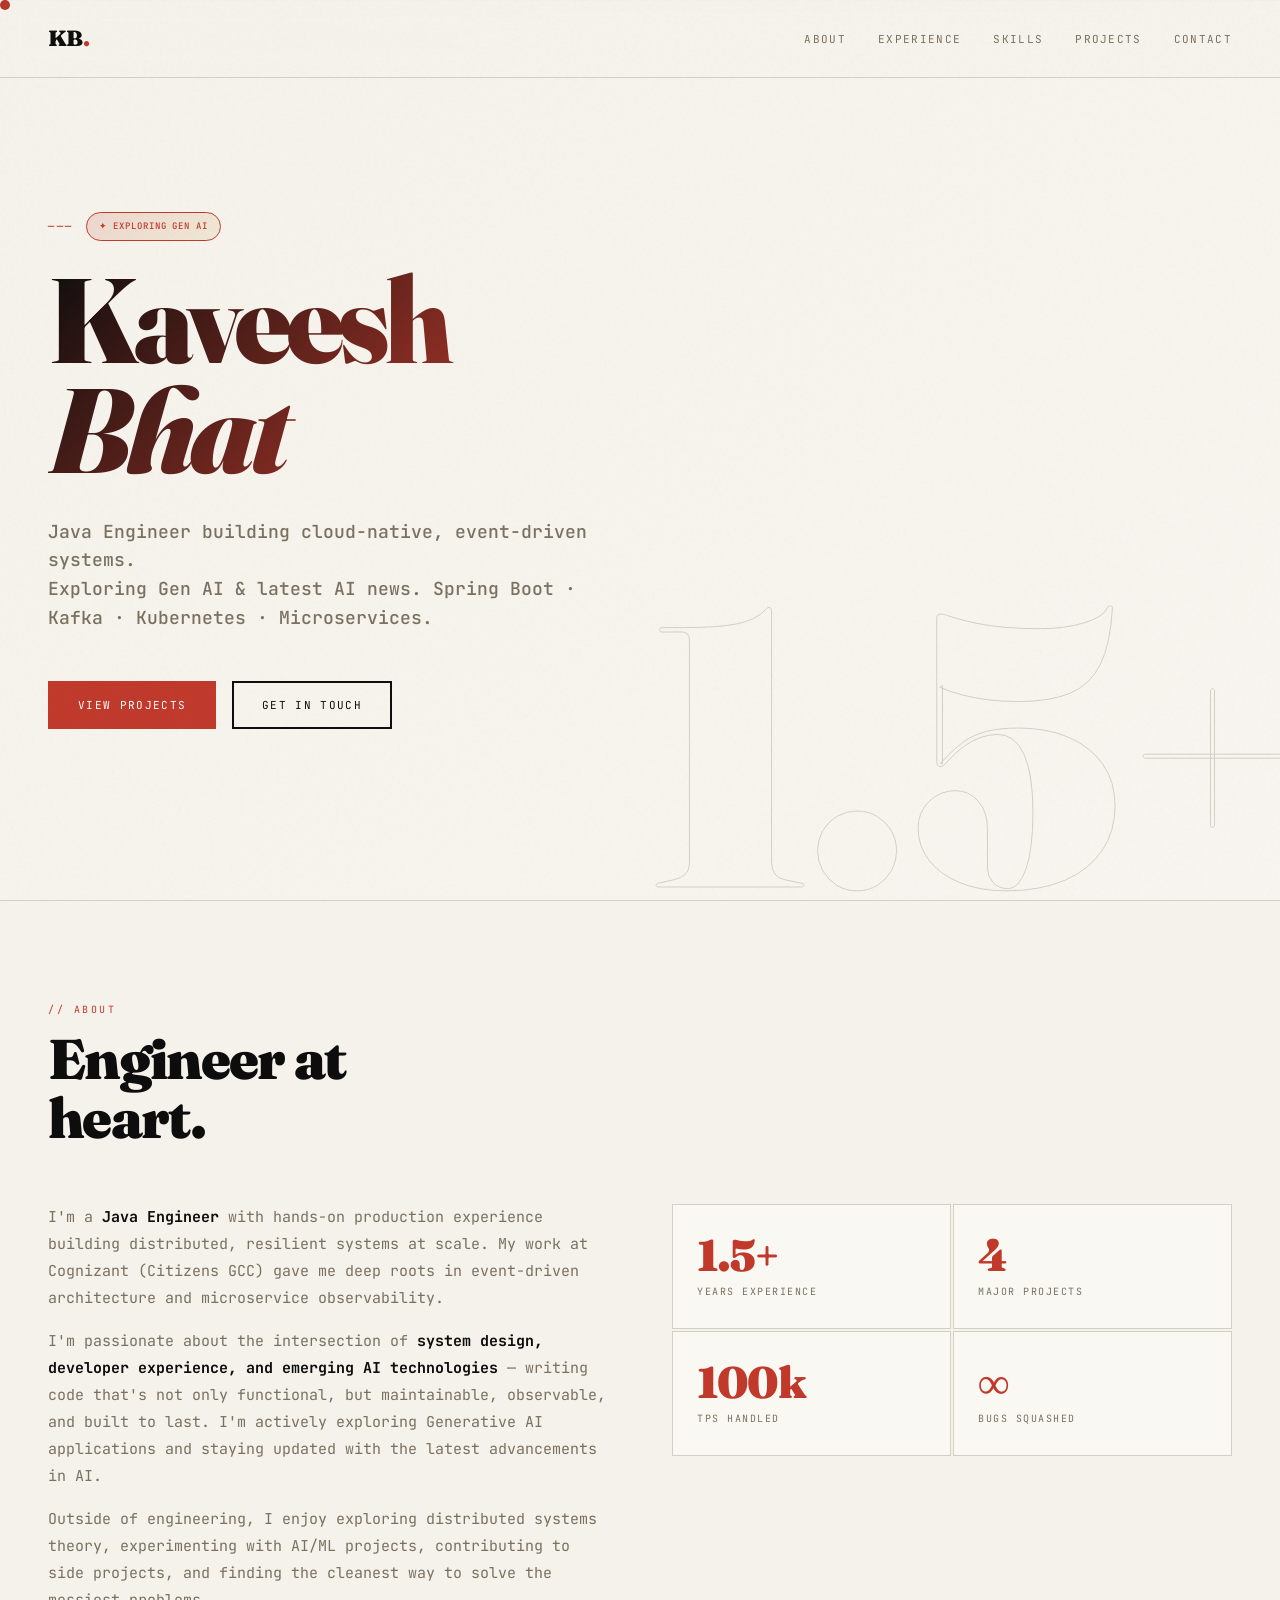
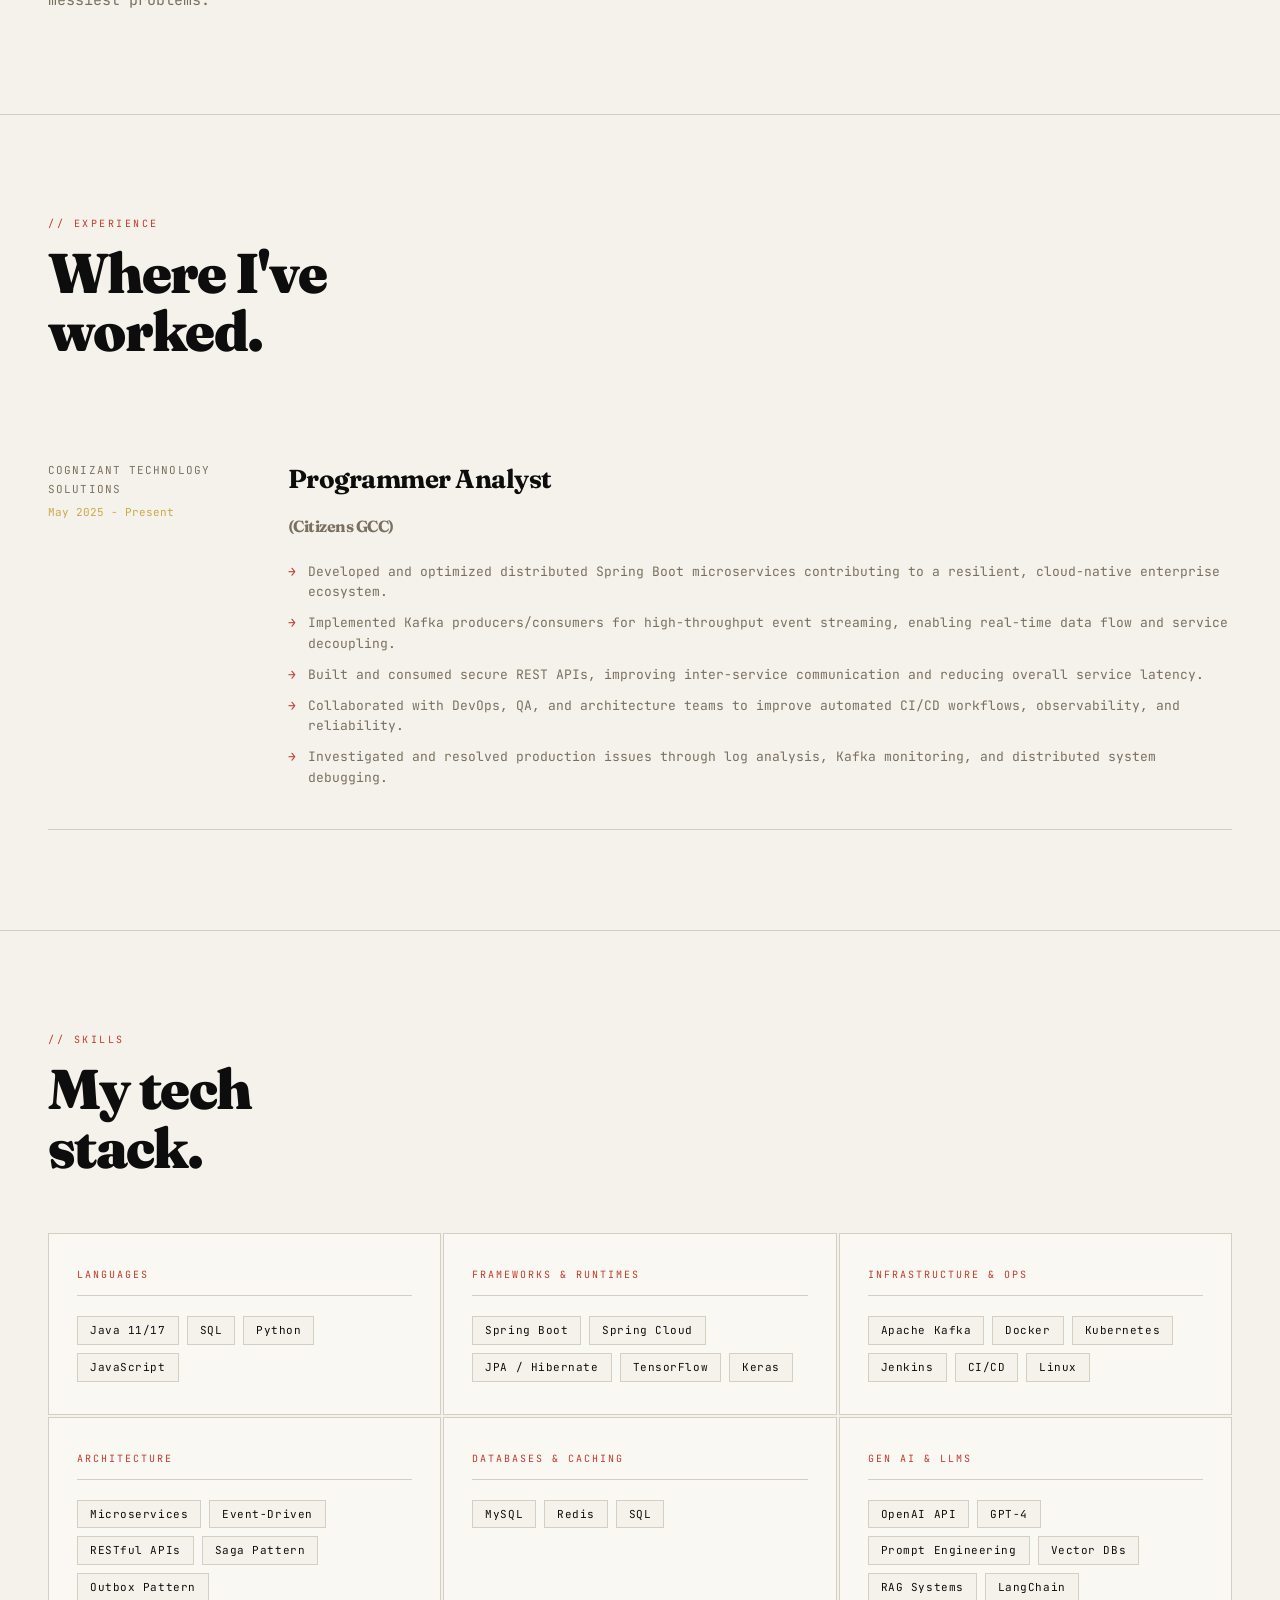
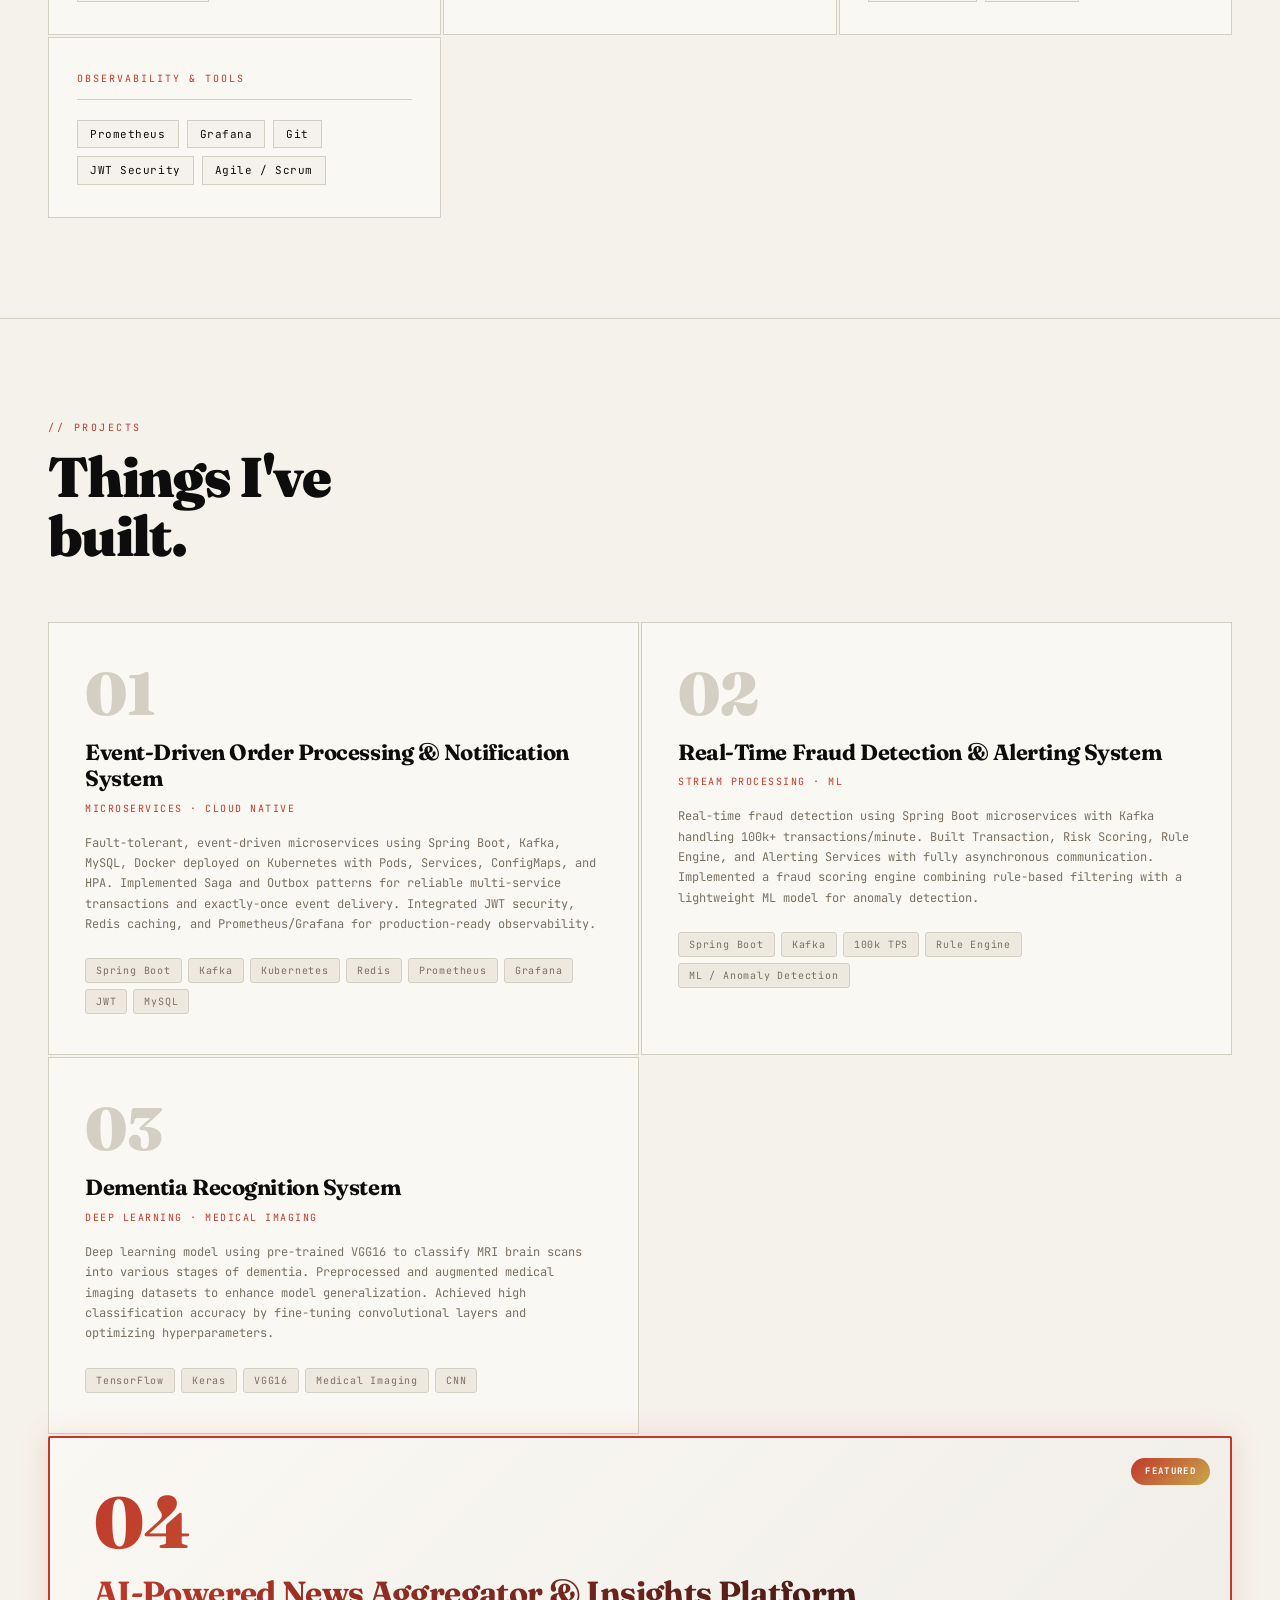
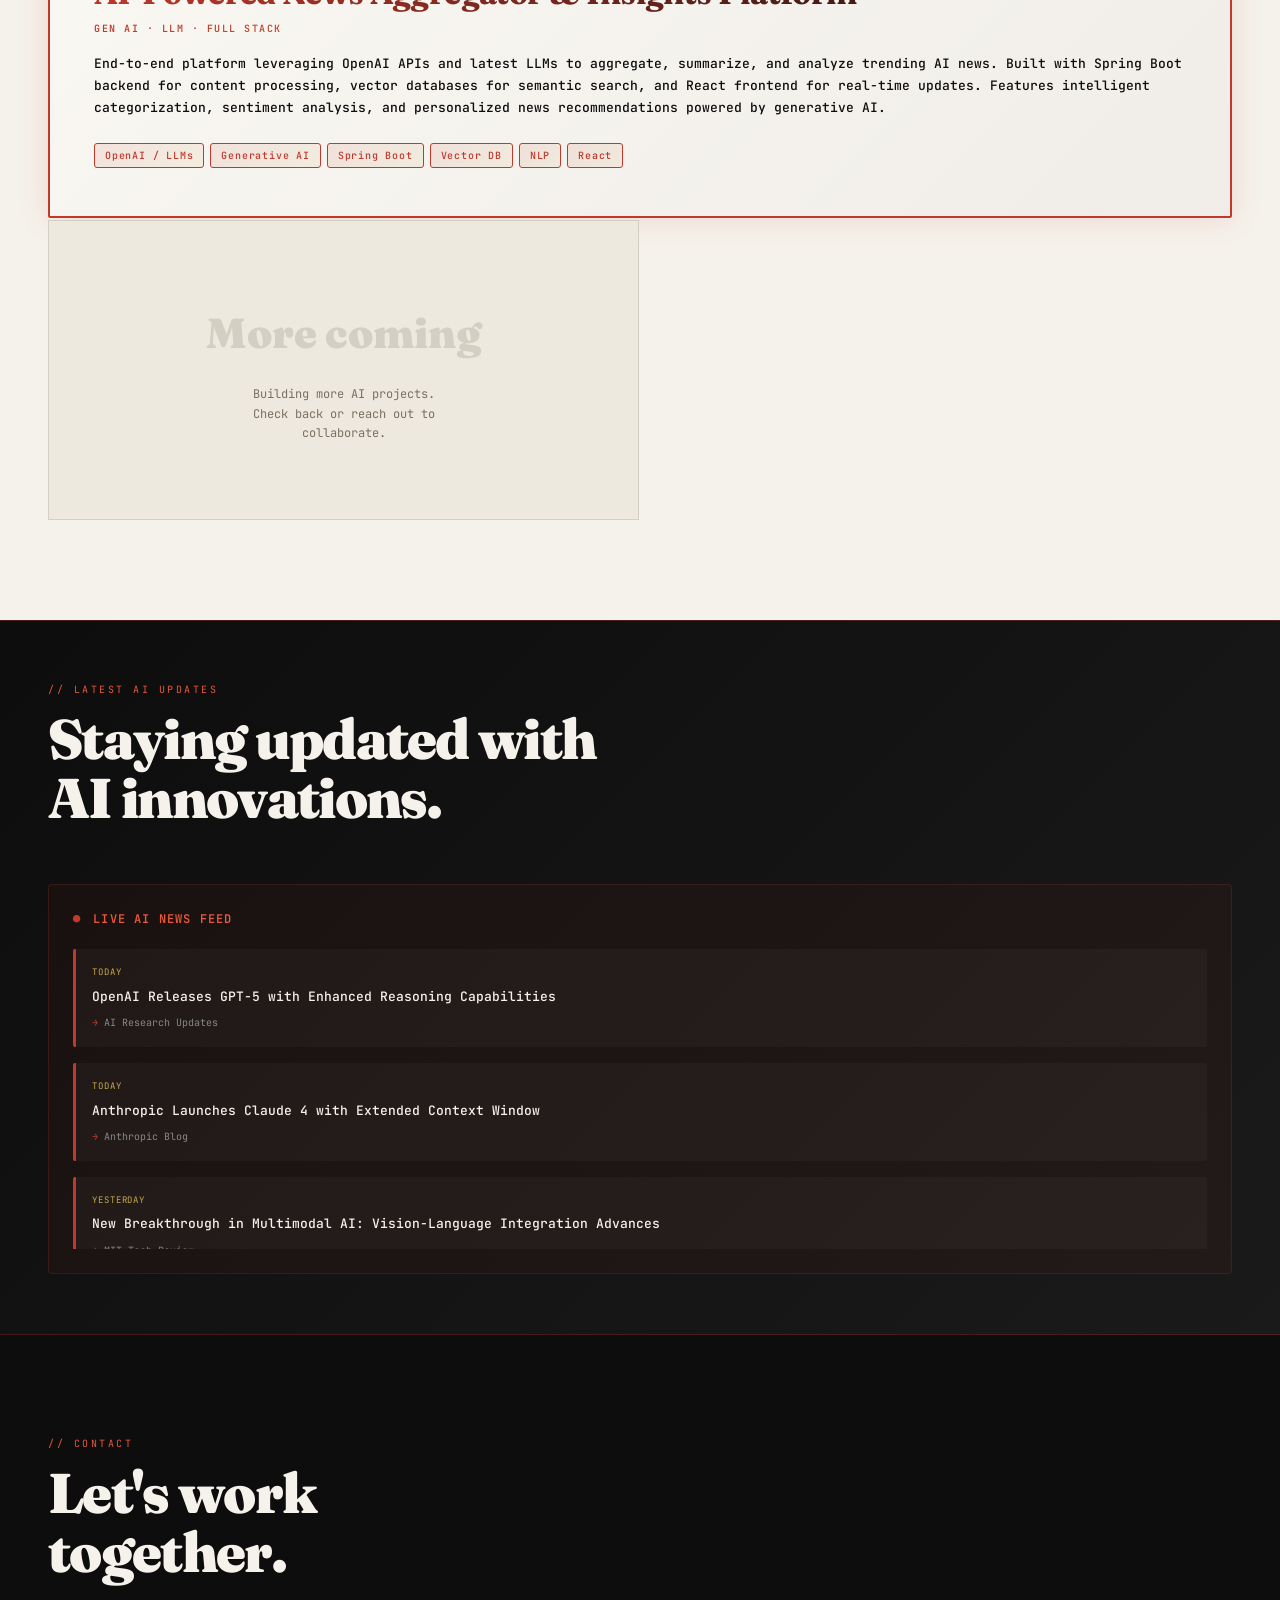
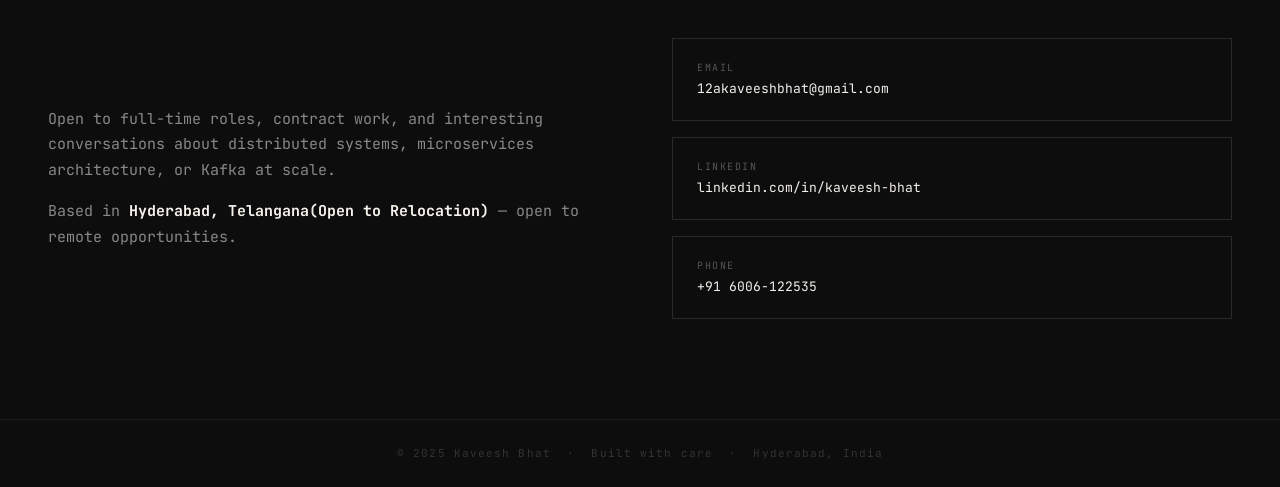
<file: index.html>
<!DOCTYPE html>
<html lang="en">
<head>
<meta charset="UTF-8">
<meta name="viewport" content="width=device-width, initial-scale=1.0">
<title>Kaveesh Bhat — Java & Gen AI Engineer</title>
<meta name="description" content="Java Engineer specializing in cloud-native microservices, Apache Kafka, Spring Boot, Kubernetes, and Generative AI.">
<link rel="preconnect" href="https://fonts.googleapis.com">
<link href="https://fonts.googleapis.com/css2?family=Fraunces:ital,opsz,wght@0,9..144,300;0,9..144,700;0,9..144,900;1,9..144,400&family=JetBrains+Mono:wght@300;400;500&display=swap" rel="stylesheet">

<!-- Modular Stylesheets -->
<link rel="stylesheet" href="css/base.css">
<link rel="stylesheet" href="css/nav.css">
<link rel="stylesheet" href="css/hero.css">
<link rel="stylesheet" href="css/buttons.css">
<link rel="stylesheet" href="css/sections.css">
<link rel="stylesheet" href="css/about.css">
<link rel="stylesheet" href="css/experience.css">
<link rel="stylesheet" href="css/skills.css">
<link rel="stylesheet" href="css/projects.css">
<link rel="stylesheet" href="css/contact.css">
<link rel="stylesheet" href="css/footer.css">
<link rel="stylesheet" href="css/ai-news.css">
<link rel="stylesheet" href="css/responsive.css">
</head>
<body>

<div class="cursor" id="cursor"></div>

<!-- NAV -->
<nav>
  <a href="#hero" class="nav-logo">KB<span>.</span></a>
  <button class="mobile-menu-btn" id="mobileMenuBtn">
    <span></span>
    <span></span>
    <span></span>
  </button>
  <ul class="nav-links" id="navMenu">
    <li><a href="#about">About</a></li>
    <li><a href="#experience">Experience</a></li>
    <li><a href="#skills">Skills</a></li>
    <li><a href="#projects">Projects</a></li>
    <li><a href="#contact">Contact</a></li>
  </ul>
</nav>

<!-- HERO -->
<section id="hero">
  <p class="hero-label">
    <span class="ai-badge">Exploring Gen AI</span>
  </p>
  <h1 class="hero-name">Kaveesh<br><em>Bhat</em></h1>
  <p class="hero-role">
    Java Engineer building cloud-native, event-driven systems.<br>
    Exploring Gen AI & latest AI news. Spring Boot · Kafka · Kubernetes · Microservices.
  </p>
  <div class="hero-ctas">
    <a href="#projects" class="btn btn-primary">View Projects</a>
    <a href="mailto:12akaveeshbhat@gmail.com" class="btn btn-ghost">Get in Touch</a>
  </div>
  <div class="hero-bg-number">1.5+</div>
</section>

<!-- ABOUT -->
<section id="about">
  <p class="section-label reveal">About</p>
  <h2 class="section-title reveal">Engineer at<br>heart.</h2>
  <div class="about-grid reveal">
    <div class="about-text">
      <p>I'm a <strong>Java Engineer</strong> with hands-on production experience building distributed, resilient systems at scale. My work at Cognizant (Citizens GCC) gave me deep roots in event-driven architecture and microservice observability.</p>
      <p>I'm passionate about the intersection of <strong>system design, developer experience, and emerging AI technologies</strong> — writing code that's not only functional, but maintainable, observable, and built to last. I'm actively exploring Generative AI applications and staying updated with the latest advancements in AI.</p>
      <p>Outside of engineering, I enjoy exploring distributed systems theory, experimenting with AI/ML projects, contributing to side projects, and finding the cleanest way to solve the messiest problems.</p>
    </div>
    <div class="about-stats">
      <div class="stat-box">
        <div class="stat-num">1.5+</div>
        <div class="stat-label">Years Experience</div>
      </div>
      <div class="stat-box">
        <div class="stat-num">4</div>
        <div class="stat-label">Major Projects</div>
      </div>
      <div class="stat-box">
        <div class="stat-num">100k</div>
        <div class="stat-label">TPS Handled</div>
      </div>
      <div class="stat-box">
        <div class="stat-num">∞</div>
        <div class="stat-label">Bugs Squashed</div>
      </div>
    </div>
  </div>
</section>

<!-- EXPERIENCE -->
<section id="experience">
  <p class="section-label reveal">Experience</p>
  <h2 class="section-title reveal">Where I've<br>worked.</h2>

  <div class="exp-item reveal">
    <div class="exp-meta">
      <div class="exp-company">Cognizant Technology Solutions</div>
      <div class="exp-period">May 2025 - Present</div>
    </div>
    <div class="exp-body">
      <div class="exp-role">Programmer Analyst<br><span style="font-size:16px;color:var(--muted)">(Citizens GCC)</span></div>
      <ul class="exp-bullets">
        <li>Developed and optimized distributed Spring Boot microservices contributing to a resilient, cloud-native enterprise ecosystem.</li>
        <li>Implemented Kafka producers/consumers for high-throughput event streaming, enabling real-time data flow and service decoupling.</li>
        <li>Built and consumed secure REST APIs, improving inter-service communication and reducing overall service latency.</li>
        <li>Collaborated with DevOps, QA, and architecture teams to improve automated CI/CD workflows, observability, and reliability.</li>
        <li>Investigated and resolved production issues through log analysis, Kafka monitoring, and distributed system debugging.</li>
      </ul>
    </div>
  </div>
</section>

<!-- SKILLS -->
<section id="skills">
  <p class="section-label reveal">Skills</p>
  <h2 class="section-title reveal">My tech<br>stack.</h2>
  <div class="skills-container reveal">
    <div class="skill-group">
      <div class="skill-group-title">Languages</div>
      <ul class="skill-list">
        <li class="skill-tag">Java 11/17</li>
        <li class="skill-tag">SQL</li>
        <li class="skill-tag">Python</li>
        <li class="skill-tag">JavaScript</li>
      </ul>
    </div>
    <div class="skill-group">
      <div class="skill-group-title">Frameworks & Runtimes</div>
      <ul class="skill-list">
        <li class="skill-tag">Spring Boot</li>
        <li class="skill-tag">Spring Cloud</li>
        <li class="skill-tag">JPA / Hibernate</li>
        <li class="skill-tag">TensorFlow</li>
        <li class="skill-tag">Keras</li>
      </ul>
    </div>
    <div class="skill-group">
      <div class="skill-group-title">Infrastructure & Ops</div>
      <ul class="skill-list">
        <li class="skill-tag">Apache Kafka</li>
        <li class="skill-tag">Docker</li>
        <li class="skill-tag">Kubernetes</li>
        <li class="skill-tag">Jenkins</li>
        <li class="skill-tag">CI/CD</li>
        <li class="skill-tag">Linux</li>
      </ul>
    </div>
    <div class="skill-group">
      <div class="skill-group-title">Architecture</div>
      <ul class="skill-list">
        <li class="skill-tag">Microservices</li>
        <li class="skill-tag">Event-Driven</li>
        <li class="skill-tag">RESTful APIs</li>
        <li class="skill-tag">Saga Pattern</li>
        <li class="skill-tag">Outbox Pattern</li>
      </ul>
    </div>
    <div class="skill-group">
      <div class="skill-group-title">Databases & Caching</div>
      <ul class="skill-list">
        <li class="skill-tag">MySQL</li>
        <li class="skill-tag">Redis</li>
        <li class="skill-tag">SQL</li>
      </ul>
    </div>
    <div class="skill-group">
      <div class="skill-group-title">Gen AI & LLMs</div>
      <ul class="skill-list">
        <li class="skill-tag">OpenAI API</li>
        <li class="skill-tag">GPT-4</li>
        <li class="skill-tag">Prompt Engineering</li>
        <li class="skill-tag">Vector DBs</li>
        <li class="skill-tag">RAG Systems</li>
        <li class="skill-tag">LangChain</li>
      </ul>
    </div>
    <div class="skill-group">
      <div class="skill-group-title">Observability & Tools</div>
      <ul class="skill-list">
        <li class="skill-tag">Prometheus</li>
        <li class="skill-tag">Grafana</li>
        <li class="skill-tag">Git</li>
        <li class="skill-tag">JWT Security</li>
        <li class="skill-tag">Agile / Scrum</li>
      </ul>
    </div>
  </div>
</section>

<!-- PROJECTS -->
<section id="projects">
  <p class="section-label reveal">Projects</p>
  <h2 class="section-title reveal">Things I've<br>built.</h2>
  <div class="projects-grid">

      <div class="project-card reveal" onclick="window.location.href='/eventDrivenOrderSystem'" style="cursor: pointer;">
      <div class="project-num">01</div>
      <div class="project-title">Event-Driven Order Processing & Notification System</div>
      <div class="project-type">Microservices · Cloud Native</div>
      <p class="project-desc">
        Fault-tolerant, event-driven microservices using Spring Boot, Kafka, MySQL, Docker deployed on Kubernetes with Pods, Services, ConfigMaps, and HPA. Implemented Saga and Outbox patterns for reliable multi-service transactions and exactly-once event delivery. Integrated JWT security, Redis caching, and Prometheus/Grafana for production-ready observability.
      </p>
      <div class="project-tags">
        <span class="project-tag">Spring Boot</span>
        <span class="project-tag">Kafka</span>
        <span class="project-tag">Kubernetes</span>
        <span class="project-tag">Redis</span>
        <span class="project-tag">Prometheus</span>
        <span class="project-tag">Grafana</span>
        <span class="project-tag">JWT</span>
        <span class="project-tag">MySQL</span>
      </div>
    </div>

    <div class="project-card reveal">
      <div class="project-num">02</div>
      <div class="project-title">Real-Time Fraud Detection & Alerting System</div>
      <div class="project-type">Stream Processing · ML</div>
      <p class="project-desc">
        Real-time fraud detection using Spring Boot microservices with Kafka handling 100k+ transactions/minute. Built Transaction, Risk Scoring, Rule Engine, and Alerting Services with fully asynchronous communication. Implemented a fraud scoring engine combining rule-based filtering with a lightweight ML model for anomaly detection.
      </p>
      <div class="project-tags">
        <span class="project-tag">Spring Boot</span>
        <span class="project-tag">Kafka</span>
        <span class="project-tag">100k TPS</span>
        <span class="project-tag">Rule Engine</span>
        <span class="project-tag">ML / Anomaly Detection</span>
      </div>
    </div>

    <div class="project-card reveal">
      <div class="project-num">03</div>
      <div class="project-title">Dementia Recognition System</div>
      <div class="project-type">Deep Learning · Medical Imaging</div>
      <p class="project-desc">
        Deep learning model using pre-trained VGG16 to classify MRI brain scans into various stages of dementia. Preprocessed and augmented medical imaging datasets to enhance model generalization. Achieved high classification accuracy by fine-tuning convolutional layers and optimizing hyperparameters.
      </p>
      <div class="project-tags">
        <span class="project-tag">TensorFlow</span>
        <span class="project-tag">Keras</span>
        <span class="project-tag">VGG16</span>
        <span class="project-tag">Medical Imaging</span>
        <span class="project-tag">CNN</span>
      </div>
    </div>

    <div class="project-card reveal ai-featured">
      <div class="project-num">04</div>
      <div class="project-title">AI-Powered News Aggregator & Insights Platform</div>
      <div class="project-type">Gen AI · LLM · Full Stack</div>
      <p class="project-desc">
        End-to-end platform leveraging OpenAI APIs and latest LLMs to aggregate, summarize, and analyze trending AI news. Built with Spring Boot backend for content processing, vector databases for semantic search, and React frontend for real-time updates. Features intelligent categorization, sentiment analysis, and personalized news recommendations powered by generative AI.
      </p>
      <div class="project-tags">
        <span class="project-tag">OpenAI / LLMs</span>
        <span class="project-tag">Generative AI</span>
        <span class="project-tag">Spring Boot</span>
        <span class="project-tag">Vector DB</span>
        <span class="project-tag">NLP</span>
        <span class="project-tag">React</span>
      </div>
    </div>

    <div class="project-card reveal" style="background: var(--cream); display:flex; flex-direction:column; justify-content:center; align-items:center; text-align:center; min-height:300px;">
      <div style="font-family:'Fraunces',serif;font-size:42px;font-weight:900;color:var(--border);margin-bottom:16px;">More coming</div>
      <p style="font-size:12px;color:var(--muted);max-width:220px;line-height:1.6;">Building more AI projects. Check back or reach out to collaborate.</p>
    </div>

  </div>
</section>

<!-- AI NEWS TICKER -->
<section id="ai-news">
  <p class="section-label reveal">Latest AI Updates</p>
  <h2 class="section-title reveal">Staying updated with<br>AI innovations.</h2>
  <div class="ticker-container reveal">
    <div class="ticker-header">Live AI News Feed</div>
    <div class="news-items">
      <div class="news-item">
        <div class="news-date">Today</div>
        <div class="news-title">OpenAI Releases GPT-5 with Enhanced Reasoning Capabilities</div>
        <div class="news-source">AI Research Updates</div>
      </div>
      <div class="news-item">
        <div class="news-date">Today</div>
        <div class="news-title">Anthropic Launches Claude 4 with Extended Context Window</div>
        <div class="news-source">Anthropic Blog</div>
      </div>
      <div class="news-item">
        <div class="news-date">Yesterday</div>
        <div class="news-title">New Breakthrough in Multimodal AI: Vision-Language Integration Advances</div>
        <div class="news-source">MIT Tech Review</div>
      </div>
      <div class="news-item">
        <div class="news-date">Yesterday</div>
        <div class="news-title">Google DeepMind Announces AI Safety & Alignment Research Initiatives</div>
        <div class="news-source">DeepMind Research</div>
      </div>
      <div class="news-item">
        <div class="news-date">2 Days Ago</div>
        <div class="news-title">Enterprise RAG Systems Show 40% Improvement in Query Accuracy</div>
        <div class="news-source">LangChain Updates</div>
      </div>
      <div class="news-item">
        <div class="news-date">2 Days Ago</div>
        <div class="news-title">Vector Databases Become Industry Standard for Gen AI Applications</div>
        <div class="news-source">Database Trends</div>
      </div>
    </div>
  </div>
</section>

<!-- CONTACT -->
<section id="contact">
  <p class="section-label reveal">Contact</p>
  <h2 class="section-title reveal">Let's work<br>together.</h2>
  <div class="contact-grid reveal">
    <div class="contact-text">
      <p>Open to full-time roles, contract work, and interesting conversations about distributed systems, microservices architecture, or Kafka at scale.</p>
      <p style="margin-top:16px;">Based in <strong style="color:var(--paper)">Hyderabad, Telangana(Open to Relocation)</strong> — open to remote opportunities.</p>
    </div>
    <div class="contact-links">
      <a href="mailto:12akaveeshbhat@gmail.com" class="contact-link">
        <div>
          <span class="contact-link-label">Email</span>
          <span class="contact-link-val">12akaveeshbhat@gmail.com</span>
        </div>
      </a>
      <a href="https://linkedin.com/in/kaveesh-bhat/" target="_blank" class="contact-link">
        <div>
          <span class="contact-link-label">LinkedIn</span>
          <span class="contact-link-val">linkedin.com/in/kaveesh-bhat</span>
        </div>
      </a>
      <a href="tel:+916006122535" class="contact-link">
        <div>
          <span class="contact-link-label">Phone</span>
          <span class="contact-link-val">+91 6006-122535</span>
        </div>
      </a>
    </div>
  </div>
</section>

<!-- FOOTER -->
<footer>
  © 2025 Kaveesh Bhat &nbsp;·&nbsp; Built with care &nbsp;·&nbsp; Hyderabad, India
</footer>

<script type="module" src="js/main.js"></script>
</body>
</html>
</file>
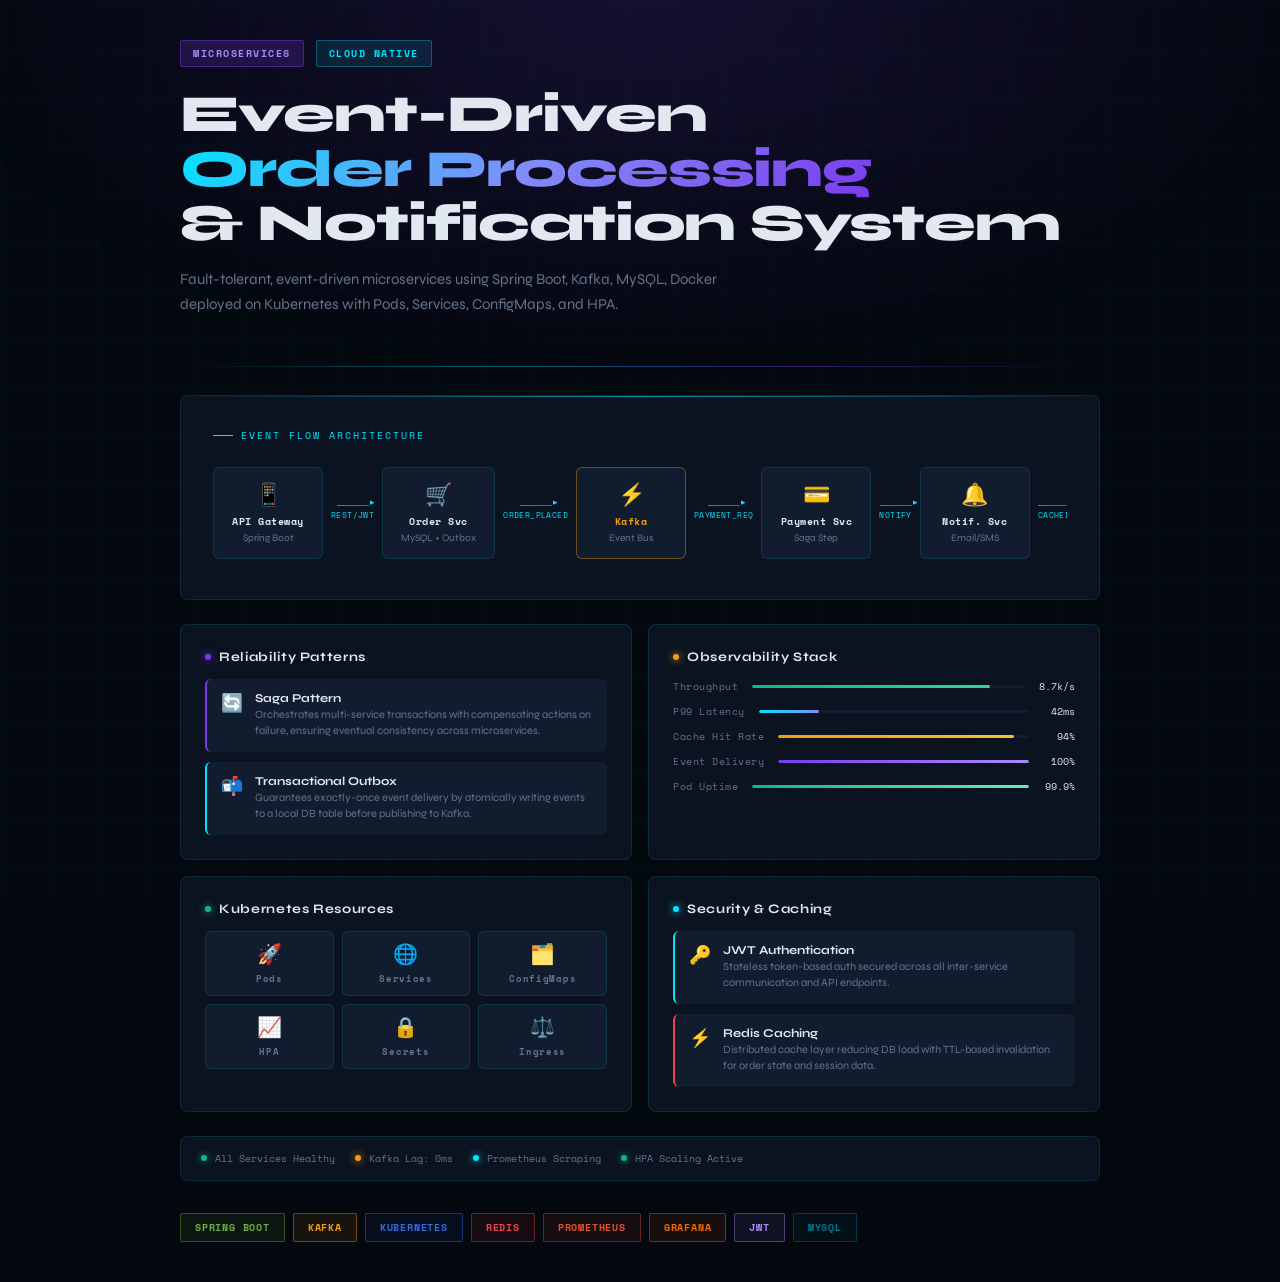
<file: eventDrivenOrderSystem/index.html>
<!DOCTYPE html>
<html lang="en">
<head>
<meta charset="UTF-8">
<meta name="viewport" content="width=device-width, initial-scale=1.0">
<title>Event-Driven Order Processing System</title>
<link href="https://fonts.googleapis.com/css2?family=Space+Mono:wght@400;700&family=Syne:wght@400;600;700;800&display=swap" rel="stylesheet">
<style>
  *, *::before, *::after { box-sizing: border-box; margin: 0; padding: 0; }

  :root {
    --bg: #04080f;
    --surface: #0b1220;
    --surface2: #111c2e;
    --accent: #00e5ff;
    --accent2: #7c3aed;
    --accent3: #f59e0b;
    --green: #10b981;
    --red: #ef4444;
    --text: #e2e8f0;
    --muted: #64748b;
    --border: rgba(0,229,255,0.12);
  }

  body {
    background: var(--bg);
    color: var(--text);
    font-family: 'Syne', sans-serif;
    min-height: 100vh;
    display: flex;
    align-items: center;
    justify-content: center;
    padding: 40px 20px;
    overflow-x: hidden;
  }

  /* Animated grid background */
  body::before {
    content: '';
    position: fixed; inset: 0;
    background-image:
      linear-gradient(rgba(0,229,255,0.03) 1px, transparent 1px),
      linear-gradient(90deg, rgba(0,229,255,0.03) 1px, transparent 1px);
    background-size: 48px 48px;
    pointer-events: none;
    z-index: 0;
  }

  body::after {
    content: '';
    position: fixed; inset: 0;
    background: radial-gradient(ellipse 80% 60% at 50% 0%, rgba(124,58,237,0.15) 0%, transparent 70%);
    pointer-events: none;
    z-index: 0;
  }

  .container {
    position: relative; z-index: 1;
    max-width: 920px;
    width: 100%;
  }

  /* Header */
  .header {
    margin-bottom: 48px;
  }

  .badge-row {
    display: flex; align-items: center; gap: 12px;
    margin-bottom: 20px;
  }

  .badge {
    font-family: 'Space Mono', monospace;
    font-size: 10px;
    letter-spacing: 0.15em;
    text-transform: uppercase;
    padding: 5px 12px;
    border-radius: 2px;
    font-weight: 700;
  }

  .badge-micro { background: rgba(124,58,237,0.2); color: #a78bfa; border: 1px solid rgba(124,58,237,0.4); }
  .badge-cloud { background: rgba(0,229,255,0.1); color: var(--accent); border: 1px solid rgba(0,229,255,0.3); }

  .title {
    font-size: clamp(28px, 5vw, 52px);
    font-weight: 800;
    line-height: 1.05;
    letter-spacing: -0.02em;
    margin-bottom: 16px;
  }

  .title .highlight {
    background: linear-gradient(135deg, var(--accent) 0%, #818cf8 50%, var(--accent2) 100%);
    -webkit-background-clip: text;
    -webkit-text-fill-color: transparent;
    background-clip: text;
  }

  .subtitle {
    font-size: 15px;
    color: var(--muted);
    max-width: 560px;
    line-height: 1.7;
    font-weight: 400;
  }

  /* Architecture diagram */
  .arch-section {
    background: var(--surface);
    border: 1px solid var(--border);
    border-radius: 8px;
    padding: 32px;
    margin-bottom: 24px;
    position: relative;
    overflow: hidden;
  }

  .arch-section::before {
    content: '';
    position: absolute; top: 0; left: 0; right: 0; height: 1px;
    background: linear-gradient(90deg, transparent, var(--accent), transparent);
    opacity: 0.6;
  }

  .section-label {
    font-family: 'Space Mono', monospace;
    font-size: 10px;
    letter-spacing: 0.2em;
    text-transform: uppercase;
    color: var(--accent);
    margin-bottom: 24px;
    display: flex; align-items: center; gap: 8px;
  }

  .section-label::before {
    content: '';
    width: 20px; height: 1px;
    background: var(--accent);
  }

  /* Flow diagram */
  .flow {
    display: flex;
    align-items: center;
    gap: 0;
    overflow-x: auto;
    padding-bottom: 8px;
  }

  .flow-node {
    flex-shrink: 0;
    background: var(--surface2);
    border: 1px solid var(--border);
    border-radius: 6px;
    padding: 14px 18px;
    text-align: center;
    position: relative;
    min-width: 110px;
    transition: border-color 0.2s, transform 0.2s;
    cursor: default;
  }

  .flow-node:hover {
    border-color: rgba(0,229,255,0.4);
    transform: translateY(-2px);
  }

  .flow-node .node-icon {
    font-size: 22px;
    display: block;
    margin-bottom: 6px;
  }

  .flow-node .node-name {
    font-family: 'Space Mono', monospace;
    font-size: 10px;
    font-weight: 700;
    letter-spacing: 0.05em;
    color: var(--text);
  }

  .flow-node .node-tech {
    font-size: 10px;
    color: var(--muted);
    margin-top: 3px;
  }

  .flow-node.kafka { border-color: rgba(245,158,11,0.4); }
  .flow-node.kafka .node-name { color: var(--accent3); }

  .flow-node.k8s { border-color: rgba(16,185,129,0.3); }
  .flow-node.k8s .node-name { color: var(--green); }

  .flow-arrow {
    flex-shrink: 0;
    display: flex;
    flex-direction: column;
    align-items: center;
    padding: 0 8px;
    gap: 3px;
  }

  .flow-arrow .arrow-line {
    width: 32px; height: 1px;
    background: linear-gradient(90deg, var(--muted), rgba(0,229,255,0.5));
    position: relative;
  }

  .flow-arrow .arrow-line::after {
    content: '▸';
    position: absolute;
    right: -6px; top: -8px;
    font-size: 9px;
    color: var(--accent);
  }

  .flow-arrow .event-label {
    font-family: 'Space Mono', monospace;
    font-size: 8px;
    color: var(--accent);
    white-space: nowrap;
    letter-spacing: 0.05em;
  }

  /* Two-col grid */
  .grid-2 {
    display: grid;
    grid-template-columns: 1fr 1fr;
    gap: 16px;
    margin-bottom: 24px;
  }

  @media (max-width: 600px) { .grid-2 { grid-template-columns: 1fr; } }

  .card {
    background: var(--surface);
    border: 1px solid var(--border);
    border-radius: 8px;
    padding: 24px;
    position: relative;
    overflow: hidden;
    transition: border-color 0.2s;
  }

  .card:hover { border-color: rgba(0,229,255,0.3); }

  .card-title {
    font-size: 13px;
    font-weight: 700;
    letter-spacing: 0.05em;
    margin-bottom: 14px;
    display: flex; align-items: center; gap: 8px;
  }

  .card-title .dot {
    width: 6px; height: 6px;
    border-radius: 50%;
    background: var(--accent);
    box-shadow: 0 0 8px var(--accent);
  }

  .card-title .dot.purple { background: var(--accent2); box-shadow: 0 0 8px var(--accent2); }
  .card-title .dot.amber { background: var(--accent3); box-shadow: 0 0 8px var(--accent3); }
  .card-title .dot.green { background: var(--green); box-shadow: 0 0 8px var(--green); }

  /* Patterns section */
  .pattern-list {
    display: flex; flex-direction: column; gap: 10px;
  }

  .pattern-item {
    display: flex; align-items: flex-start; gap: 12px;
    background: var(--surface2);
    border-radius: 6px;
    padding: 12px 14px;
    border-left: 2px solid var(--accent2);
  }

  .pattern-item.outbox { border-left-color: var(--accent); }

  .pattern-icon {
    font-size: 18px; flex-shrink: 0; margin-top: 1px;
  }

  .pattern-name {
    font-size: 12px; font-weight: 700; margin-bottom: 2px;
  }

  .pattern-desc {
    font-size: 11px; color: var(--muted); line-height: 1.5;
  }

  /* Metrics */
  .metric-row {
    display: flex; flex-direction: column; gap: 10px;
  }

  .metric {
    display: flex; align-items: center; justify-content: space-between;
  }

  .metric-label {
    font-family: 'Space Mono', monospace;
    font-size: 10px;
    color: var(--muted);
    letter-spacing: 0.05em;
  }

  .metric-bar-wrap {
    flex: 1; margin: 0 14px;
    height: 3px; background: var(--surface2);
    border-radius: 2px; overflow: hidden;
  }

  .metric-bar {
    height: 100%; border-radius: 2px;
    animation: barIn 1.2s ease-out forwards;
    transform-origin: left;
  }

  @keyframes barIn {
    from { transform: scaleX(0); }
    to { transform: scaleX(1); }
  }

  .metric-val {
    font-family: 'Space Mono', monospace;
    font-size: 10px;
    color: var(--text);
    min-width: 32px;
    text-align: right;
  }

  /* Infrastructure chips */
  .infra-grid {
    display: grid;
    grid-template-columns: repeat(3, 1fr);
    gap: 8px;
  }

  .infra-chip {
    background: var(--surface2);
    border: 1px solid var(--border);
    border-radius: 6px;
    padding: 10px 10px;
    text-align: center;
    transition: border-color 0.2s, background 0.2s;
  }

  .infra-chip:hover {
    background: rgba(0,229,255,0.05);
    border-color: rgba(0,229,255,0.25);
  }

  .infra-chip .chip-icon { font-size: 20px; display: block; margin-bottom: 5px; }

  .infra-chip .chip-name {
    font-family: 'Space Mono', monospace;
    font-size: 9px;
    font-weight: 700;
    color: var(--muted);
    letter-spacing: 0.08em;
  }

  /* Tech stack pills */
  .tech-row {
    display: flex; flex-wrap: wrap; gap: 8px;
    margin-top: 32px;
  }

  .tech-pill {
    font-family: 'Space Mono', monospace;
    font-size: 10px;
    letter-spacing: 0.08em;
    font-weight: 700;
    padding: 6px 14px;
    border-radius: 2px;
    border: 1px solid;
    text-transform: uppercase;
    transition: transform 0.15s;
  }

  .tech-pill:hover { transform: translateY(-2px); }

  .p-spring { color: #6db33f; border-color: rgba(109,179,63,0.4); background: rgba(109,179,63,0.08); }
  .p-kafka { color: #f59e0b; border-color: rgba(245,158,11,0.4); background: rgba(245,158,11,0.08); }
  .p-k8s { color: #326ce5; border-color: rgba(50,108,229,0.4); background: rgba(50,108,229,0.08); }
  .p-redis { color: #ef4444; border-color: rgba(239,68,68,0.4); background: rgba(239,68,68,0.08); }
  .p-prom { color: #e6522c; border-color: rgba(230,82,44,0.4); background: rgba(230,82,44,0.08); }
  .p-grafana { color: #f46800; border-color: rgba(244,104,0,0.4); background: rgba(244,104,0,0.08); }
  .p-jwt { color: #a78bfa; border-color: rgba(167,139,250,0.4); background: rgba(167,139,250,0.08); }
  .p-mysql { color: #00758f; border-color: rgba(0,117,143,0.4); background: rgba(0,117,143,0.08); }

  /* Status bar */
  .status-bar {
    display: flex; align-items: center; gap: 20px;
    padding: 14px 20px;
    background: var(--surface);
    border: 1px solid var(--border);
    border-radius: 8px;
    margin-top: 24px;
  }

  .status-item {
    display: flex; align-items: center; gap: 8px;
    font-family: 'Space Mono', monospace;
    font-size: 10px;
    color: var(--muted);
  }

  .status-dot {
    width: 6px; height: 6px;
    border-radius: 50%;
    background: var(--green);
    box-shadow: 0 0 8px var(--green);
    animation: pulse 2s infinite;
  }

  @keyframes pulse {
    0%, 100% { opacity: 1; }
    50% { opacity: 0.4; }
  }

  .status-dot.amber { background: var(--accent3); box-shadow: 0 0 8px var(--accent3); }
  .status-dot.cyan { background: var(--accent); box-shadow: 0 0 8px var(--accent); }

  /* Glowing divider */
  .glow-divider {
    height: 1px;
    background: linear-gradient(90deg, transparent, rgba(0,229,255,0.4), rgba(124,58,237,0.4), transparent);
    margin: 8px 0 28px;
  }

  /* Fade in animation */
  .arch-section, .grid-2, .status-bar, .tech-row {
    animation: fadeUp 0.6s ease-out both;
  }
  .grid-2 { animation-delay: 0.15s; }
  .status-bar { animation-delay: 0.25s; }
  .tech-row { animation-delay: 0.3s; }

  @keyframes fadeUp {
    from { opacity: 0; transform: translateY(16px); }
    to { opacity: 1; transform: translateY(0); }
  }
</style>
</head>
<body>
<div class="container">

  <div class="header">
    <div class="badge-row">
      <span class="badge badge-micro">Microservices</span>
      <span class="badge badge-cloud">Cloud Native</span>
    </div>
    <h1 class="title">
      Event-Driven<br>
      <span class="highlight">Order Processing</span><br>
      & Notification System
    </h1>
    <p class="subtitle">
      Fault-tolerant, event-driven microservices using Spring Boot, Kafka, MySQL, Docker deployed on Kubernetes with Pods, Services, ConfigMaps, and HPA.
    </p>
  </div>

  <div class="glow-divider"></div>

  <!-- Architecture Flow -->
  <div class="arch-section">
    <div class="section-label">Event Flow Architecture</div>
    <div class="flow">
      <div class="flow-node">
        <span class="node-icon">📱</span>
        <div class="node-name">API Gateway</div>
        <div class="node-tech">Spring Boot</div>
      </div>
      <div class="flow-arrow">
        <div class="arrow-line"></div>
        <div class="event-label">REST/JWT</div>
      </div>
      <div class="flow-node">
        <span class="node-icon">🛒</span>
        <div class="node-name">Order Svc</div>
        <div class="node-tech">MySQL + Outbox</div>
      </div>
      <div class="flow-arrow">
        <div class="arrow-line"></div>
        <div class="event-label">ORDER_PLACED</div>
      </div>
      <div class="flow-node kafka">
        <span class="node-icon">⚡</span>
        <div class="node-name">Kafka</div>
        <div class="node-tech">Event Bus</div>
      </div>
      <div class="flow-arrow">
        <div class="arrow-line"></div>
        <div class="event-label">PAYMENT_REQ</div>
      </div>
      <div class="flow-node">
        <span class="node-icon">💳</span>
        <div class="node-name">Payment Svc</div>
        <div class="node-tech">Saga Step</div>
      </div>
      <div class="flow-arrow">
        <div class="arrow-line"></div>
        <div class="event-label">NOTIFY</div>
      </div>
      <div class="flow-node">
        <span class="node-icon">🔔</span>
        <div class="node-name">Notif. Svc</div>
        <div class="node-tech">Email/SMS</div>
      </div>
      <div class="flow-arrow">
        <div class="arrow-line"></div>
        <div class="event-label">CACHED</div>
      </div>
      <div class="flow-node k8s">
        <span class="node-icon">🏗️</span>
        <div class="node-name">K8s + Redis</div>
        <div class="node-tech">Cache Layer</div>
      </div>
    </div>
  </div>

  <!-- Two columns -->
  <div class="grid-2">
    <!-- Patterns -->
    <div class="card">
      <div class="card-title"><span class="dot purple"></span>Reliability Patterns</div>
      <div class="pattern-list">
        <div class="pattern-item">
          <span class="pattern-icon">🔄</span>
          <div>
            <div class="pattern-name">Saga Pattern</div>
            <div class="pattern-desc">Orchestrates multi-service transactions with compensating actions on failure, ensuring eventual consistency across microservices.</div>
          </div>
        </div>
        <div class="pattern-item outbox">
          <span class="pattern-icon">📬</span>
          <div>
            <div class="pattern-name">Transactional Outbox</div>
            <div class="pattern-desc">Guarantees exactly-once event delivery by atomically writing events to a local DB table before publishing to Kafka.</div>
          </div>
        </div>
      </div>
    </div>

    <!-- Observability -->
    <div class="card">
      <div class="card-title"><span class="dot amber"></span>Observability Stack</div>
      <div class="metric-row">
        <div class="metric">
          <span class="metric-label">Throughput</span>
          <div class="metric-bar-wrap"><div class="metric-bar" style="width:87%; background: linear-gradient(90deg, #10b981, #34d399); animation-delay:0.3s"></div></div>
          <span class="metric-val">8.7k/s</span>
        </div>
        <div class="metric">
          <span class="metric-label">P99 Latency</span>
          <div class="metric-bar-wrap"><div class="metric-bar" style="width:22%; background: linear-gradient(90deg, #00e5ff, #818cf8); animation-delay:0.4s"></div></div>
          <span class="metric-val">42ms</span>
        </div>
        <div class="metric">
          <span class="metric-label">Cache Hit Rate</span>
          <div class="metric-bar-wrap"><div class="metric-bar" style="width:94%; background: linear-gradient(90deg, #f59e0b, #fbbf24); animation-delay:0.5s"></div></div>
          <span class="metric-val">94%</span>
        </div>
        <div class="metric">
          <span class="metric-label">Event Delivery</span>
          <div class="metric-bar-wrap"><div class="metric-bar" style="width:100%; background: linear-gradient(90deg, #7c3aed, #a78bfa); animation-delay:0.6s"></div></div>
          <span class="metric-val">100%</span>
        </div>
        <div class="metric">
          <span class="metric-label">Pod Uptime</span>
          <div class="metric-bar-wrap"><div class="metric-bar" style="width:99.9%; background: linear-gradient(90deg, #10b981, #6ee7b7); animation-delay:0.7s"></div></div>
          <span class="metric-val">99.9%</span>
        </div>
      </div>
    </div>

    <!-- K8s resources -->
    <div class="card">
      <div class="card-title"><span class="dot green"></span>Kubernetes Resources</div>
      <div class="infra-grid">
        <div class="infra-chip"><span class="chip-icon">🚀</span><div class="chip-name">Pods</div></div>
        <div class="infra-chip"><span class="chip-icon">🌐</span><div class="chip-name">Services</div></div>
        <div class="infra-chip"><span class="chip-icon">🗂️</span><div class="chip-name">ConfigMaps</div></div>
        <div class="infra-chip"><span class="chip-icon">📈</span><div class="chip-name">HPA</div></div>
        <div class="infra-chip"><span class="chip-icon">🔒</span><div class="chip-name">Secrets</div></div>
        <div class="infra-chip"><span class="chip-icon">⚖️</span><div class="chip-name">Ingress</div></div>
      </div>
    </div>

    <!-- Security -->
    <div class="card">
      <div class="card-title"><span class="dot"></span>Security & Caching</div>
      <div class="pattern-list">
        <div class="pattern-item" style="border-left-color: var(--accent);">
          <span class="pattern-icon">🔑</span>
          <div>
            <div class="pattern-name">JWT Authentication</div>
            <div class="pattern-desc">Stateless token-based auth secured across all inter-service communication and API endpoints.</div>
          </div>
        </div>
        <div class="pattern-item" style="border-left-color: #ef4444;">
          <span class="pattern-icon">⚡</span>
          <div>
            <div class="pattern-name">Redis Caching</div>
            <div class="pattern-desc">Distributed cache layer reducing DB load with TTL-based invalidation for order state and session data.</div>
          </div>
        </div>
      </div>
    </div>
  </div>

  <!-- Status bar -->
  <div class="status-bar">
    <div class="status-item"><span class="status-dot"></span>All Services Healthy</div>
    <div class="status-item"><span class="status-dot amber"></span>Kafka Lag: 0ms</div>
    <div class="status-item"><span class="status-dot cyan"></span>Prometheus Scraping</div>
    <div class="status-item"><span class="status-dot"></span>HPA Scaling Active</div>
  </div>

  <!-- Tech pills -->
  <div class="tech-row">
    <span class="tech-pill p-spring">Spring Boot</span>
    <span class="tech-pill p-kafka">Kafka</span>
    <span class="tech-pill p-k8s">Kubernetes</span>
    <span class="tech-pill p-redis">Redis</span>
    <span class="tech-pill p-prom">Prometheus</span>
    <span class="tech-pill p-grafana">Grafana</span>
    <span class="tech-pill p-jwt">JWT</span>
    <span class="tech-pill p-mysql">MySQL</span>
  </div>

</div>
</body>
</html>
</file>
<file: css/base.css>
/* ── Reset & Base ─────────────────────────────── */
*, *::before, *::after { box-sizing: border-box; margin: 0; padding: 0; }
html { scroll-behavior: smooth; }

:root {
  --ink: #0d0d0d;
  --paper: #f5f2eb;
  --cream: #ede9df;
  --rust: #c0392b;
  --rust-light: #e8583d;
  --gold: #c9a84c;
  --muted: #7a7060;
  --border: #d4cfc3;
  --card: #faf8f3;
}

body {
  background: var(--paper);
  color: var(--ink);
  font-family: 'JetBrains Mono', monospace;
  font-size: 14px;
  line-height: 1.7;
  cursor: none;
  overflow-x: hidden;
}

/* ── Custom cursor ────────────────────────────── */
.cursor {
  position: fixed;
  width: 10px; height: 10px;
  background: var(--rust);
  border-radius: 50%;
  pointer-events: none;
  z-index: 9999;
  transition: transform 0.15s ease;
  mix-blend-mode: multiply;
}
.cursor.expand { transform: scale(5); opacity: 0.3; }

/* ── Noise overlay ────────────────────────────── */
body::after {
  content: '';
  position: fixed;
  inset: 0;
  background-image: url("data:image/svg+xml,%3Csvg viewBox='0 0 256 256' xmlns='http://www.w3.org/2000/svg'%3E%3Cfilter id='noise'%3E%3CfeTurbulence type='fractalNoise' baseFrequency='0.9' numOctaves='4' stitchTiles='stitch'/%3E%3C/filter%3E%3Crect width='100%25' height='100%25' filter='url(%23noise)' opacity='0.04'/%3E%3C/svg%3E");
  pointer-events: none;
  z-index: 1000;
  opacity: 0.5;
}

/* ── Animations ───────────────────────────────── */
@keyframes rise {
  to { opacity: 1; transform: translateY(0); }
  from { opacity: 0; transform: translateY(24px); }
}

@keyframes fadeIn {
  from { opacity: 0; }
  to { opacity: 1; }
}

@keyframes rise {
  to { opacity: 1; transform: translateY(0); }
  from { opacity: 0; transform: translateY(24px); }
}

@keyframes fadeIn {
  from { opacity: 0; }
  to { opacity: 1; }
}

@keyframes shimmer {
  0% { background-position: -1000px 0; }
  100% { background-position: 1000px 0; }
}

@keyframes float {
  0%, 100% { transform: translateY(0); }
  50% { transform: translateY(-10px); }
}

@keyframes gradientShift {
  0% { background-position: 0% 50%; }
  50% { background-position: 100% 50%; }
  100% { background-position: 0% 50%; }
}

/* ── Touch device adjustments ─────────────────── */
@media (hover: none) and (pointer: coarse) {
  .cursor {
    display: none !important;
  }
  body {
    cursor: auto;
  }
}

/* ── Scroll reveal ────────────────────────────── */
.reveal {
  opacity: 0;
  transform: translateY(30px);
  transition: opacity 0.7s ease, transform 0.7s ease;
}

.reveal.visible {
  opacity: 1;
  transform: none;
}
</file>
<file: css/nav.css>
/* ── Nav ──────────────────────────────────────── */
nav {
  position: fixed;
  top: 0; left: 0; right: 0;
  z-index: 100;
  display: flex;
  justify-content: space-between;
  align-items: center;
  padding: 20px 48px;
  background: rgba(245,242,235,0.85);
  backdrop-filter: blur(12px);
  border-bottom: 1px solid var(--border);
}

.nav-logo {
  font-family: 'Fraunces', serif;
  font-size: 22px;
  font-weight: 900;
  color: var(--ink);
  text-decoration: none;
  letter-spacing: -0.03em;
  z-index: 102;
}

.nav-logo span { color: var(--rust); }

.nav-links {
  display: flex;
  gap: 32px;
  list-style: none;
}

.nav-links a {
  font-size: 11px;
  letter-spacing: 0.12em;
  text-transform: uppercase;
  color: var(--muted);
  text-decoration: none;
  transition: color 0.2s;
}

.nav-links a:hover { color: var(--rust); }

.mobile-menu-btn {
  display: none;
  flex-direction: column;
  gap: 5px;
  background: none;
  border: none;
  padding: 8px;
  cursor: pointer;
  z-index: 102;
}

.mobile-menu-btn span {
  width: 24px;
  height: 2px;
  background: var(--ink);
  border-radius: 2px;
  transition: all 0.3s ease;
}

@media (max-width: 768px) {
  nav {
    padding: 14px 16px;
  }

  .nav-logo {
    font-size: 20px;
  }

  .nav-links {
    display: none;
    position: fixed;
    top: 60px;
    left: 0;
    right: 0;
    flex-direction: column;
    gap: 0;
    background: var(--paper);
    border-bottom: 1px solid var(--border);
    padding: 16px 0;
    z-index: 100;
    animation: slideDown 0.3s ease;
  }

  .nav-links.active {
    display: flex;
  }

  .nav-links a {
    padding: 12px 24px;
    border-left: 3px solid transparent;
  }

  .nav-links a:hover {
    background: rgba(192, 57, 43, 0.05);
    border-left-color: var(--rust);
    padding-left: 28px;
  }

  .mobile-menu-btn {
    display: flex;
  }

  .mobile-menu-btn.active span:nth-child(1) {
    transform: rotate(45deg) translate(10px, 10px);
  }

  .mobile-menu-btn.active span:nth-child(2) {
    opacity: 0;
  }

  .mobile-menu-btn.active span:nth-child(3) {
    transform: rotate(-45deg) translate(8px, -8px);
  }

  @keyframes slideDown {
    from {
      opacity: 0;
      transform: translateY(-10px);
    }
    to {
      opacity: 1;
      transform: translateY(0);
    }
  }
}
</file>
<file: css/hero.css>
/* ── Hero ─────────────────────────────────────── */
#hero {
  min-height: 100vh;
  display: flex;
  flex-direction: column;
  justify-content: center;
  padding: 120px 48px 80px;
  position: relative;
  overflow: hidden;
  background: linear-gradient(135deg, var(--paper) 0%, #f8f5f0 100%);
}

/* AI accent line animation */
#hero::before {
  content: '';
  position: absolute;
  top: 0;
  left: -100%;
  width: 100%;
  height: 3px;
  background: linear-gradient(90deg, transparent, var(--rust), var(--gold), transparent);
  opacity: 0.6;
  animation: slideInTopLine 2s ease-in-out forwards;
}

@keyframes slideInTopLine {
  to { left: 100%; }
}

.hero-label {
  font-size: 10px;
  letter-spacing: 0.25em;
  text-transform: uppercase;
  color: var(--rust);
  margin-bottom: 24px;
  opacity: 0;
  animation: rise 0.8s 0.2s forwards;
  display: flex;
  align-items: center;
  gap: 12px;
}

.hero-label::before {
  content: '─── ';
}

/* AI Badge */
.ai-badge {
  display: inline-flex;
  align-items: center;
  gap: 6px;
  padding: 6px 12px;
  background: linear-gradient(135deg, rgba(192, 57, 43, 0.15), rgba(201, 168, 76, 0.15));
  border: 1px solid var(--rust);
  border-radius: 20px;
  font-size: 9px;
  letter-spacing: 0.1em;
  color: var(--rust);
  font-weight: 500;
  animation: glow 2s ease-in-out infinite;
}

.ai-badge::before {
  content: '✦';
  display: inline-block;
  animation: pulse 1.5s ease-in-out infinite;
}

@keyframes glow {
  0%, 100% { box-shadow: 0 0 0 0 rgba(192, 57, 43, 0.4); }
  50% { box-shadow: 0 0 10px 2px rgba(192, 57, 43, 0.2); }
}

@keyframes pulse {
  0%, 100% { transform: scale(1); opacity: 1; }
  50% { transform: scale(1.2); opacity: 0.7; }
}

h1.hero-name {
  font-family: 'Fraunces', serif;
  font-size: clamp(52px, 10vw, 120px);
  font-weight: 900;
  line-height: 0.92;
  letter-spacing: -0.04em;
  opacity: 0;
  animation: rise 0.8s 0.35s forwards;
  background: linear-gradient(135deg, var(--ink) 0%, var(--rust) 50%, var(--gold) 100%);
  -webkit-background-clip: text;
  -webkit-text-fill-color: transparent;
  background-clip: text;
}

h1.hero-name em {
  font-style: italic;
}

.hero-role {
  margin-top: 32px;
  font-size: clamp(14px, 2vw, 18px);
  color: var(--muted);
  max-width: 560px;
  opacity: 0;
  animation: rise 0.8s 0.5s forwards;
  line-height: 1.6;
  font-weight: 500;
}

.hero-ctas {
  margin-top: 48px;
  display: flex;
  gap: 16px;
  flex-wrap: wrap;
  opacity: 0;
  animation: rise 0.8s 0.65s forwards;
}

/* hero big number */
.hero-bg-number {
  position: absolute;
  right: -20px;
  bottom: -40px;
  font-family: 'Fraunces', serif;
  font-size: clamp(200px, 30vw, 420px);
  font-weight: 900;
  color: transparent;
  -webkit-text-stroke: 1px var(--border);
  line-height: 1;
  pointer-events: none;
  user-select: none;
  opacity: 0;
  animation: rise 1s 0.8s forwards;
}

@media (max-width: 768px) {
  #hero { padding: 80px 24px; }
  .hero-bg-number { display: none; }
}
</file>
<file: css/buttons.css>
/* ── Buttons ──────────────────────────────────── */
.btn {
  display: inline-block;
  padding: 13px 28px;
  font-family: 'JetBrains Mono', monospace;
  font-size: 11px;
  letter-spacing: 0.12em;
  text-transform: uppercase;
  text-decoration: none;
  transition: all 0.2s;
  cursor: none;
}

.btn-primary {
  background: var(--rust);
  color: white;
  border: 2px solid var(--rust);
}

.btn-primary:hover {
  background: transparent;
  color: var(--rust);
}

.btn-ghost {
  background: transparent;
  color: var(--ink);
  border: 2px solid var(--ink);
}

.btn-ghost:hover {
  background: var(--ink);
  color: var(--paper);
}
</file>
<file: css/sections.css>
/* ── Section basics ───────────────────────────── */
section {
  padding: 100px 48px;
  border-top: 1px solid var(--border);
}

.section-label {
  font-size: 10px;
  letter-spacing: 0.25em;
  text-transform: uppercase;
  color: var(--rust);
  margin-bottom: 12px;
}

.section-label::before { content: '// '; }

h2.section-title {
  font-family: 'Fraunces', serif;
  font-size: clamp(32px, 5vw, 56px);
  font-weight: 900;
  letter-spacing: -0.03em;
  line-height: 1.05;
  margin-bottom: 56px;
}

@media (max-width: 768px) {
  section { padding: 80px 24px; }
}
</file>
<file: css/about.css>
/* ── About ────────────────────────────────────── */
#about .about-grid {
  display: grid;
  grid-template-columns: 1fr 1fr;
  gap: 64px;
  align-items: start;
}

.about-text {
  font-size: 15px;
  line-height: 1.8;
  color: var(--muted);
}

.about-text p + p { margin-top: 16px; }

.about-text strong { color: var(--ink); }

.about-stats {
  display: grid;
  grid-template-columns: 1fr 1fr;
  gap: 2px;
}

.stat-box {
  background: var(--card);
  border: 1px solid var(--border);
  padding: 28px 24px;
}

.stat-num {
  font-family: 'Fraunces', serif;
  font-size: 44px;
  font-weight: 900;
  letter-spacing: -0.04em;
  color: var(--rust);
  line-height: 1;
}

.stat-label {
  font-size: 10px;
  letter-spacing: 0.15em;
  text-transform: uppercase;
  color: var(--muted);
  margin-top: 6px;
}

@media (max-width: 768px) {
  #about .about-grid { grid-template-columns: 1fr; gap: 32px; }
}
</file>
<file: css/experience.css>
/* ── Experience ───────────────────────────────── */
.exp-item {
  display: grid;
  grid-template-columns: 200px 1fr;
  gap: 40px;
  padding: 40px 0;
  border-bottom: 1px solid var(--border);
}

.exp-meta {
  padding-top: 4px;
}

.exp-company {
  font-size: 11px;
  letter-spacing: 0.1em;
  text-transform: uppercase;
  color: var(--muted);
}

.exp-period {
  font-size: 11px;
  color: var(--gold);
  margin-top: 4px;
}

.exp-role {
  font-family: 'Fraunces', serif;
  font-size: 26px;
  font-weight: 700;
  letter-spacing: -0.02em;
  margin-bottom: 16px;
}

.exp-bullets {
  list-style: none;
  display: flex;
  flex-direction: column;
  gap: 10px;
}

.exp-bullets li {
  font-size: 13px;
  color: var(--muted);
  padding-left: 20px;
  position: relative;
  line-height: 1.6;
}

.exp-bullets li::before {
  content: '→';
  position: absolute;
  left: 0;
  color: var(--rust);
}

@media (max-width: 768px) {
  .exp-item { grid-template-columns: 1fr; gap: 32px; }
}
</file>
<file: css/skills.css>
/* ── Skills ───────────────────────────────────── */
#skills .skills-container {
  display: grid;
  grid-template-columns: repeat(3, 1fr);
  gap: 2px;
}

.skill-group {
  background: var(--card);
  border: 1px solid var(--border);
  padding: 32px 28px;
}

.skill-group-title {
  font-size: 10px;
  letter-spacing: 0.2em;
  text-transform: uppercase;
  color: var(--rust);
  margin-bottom: 20px;
  padding-bottom: 12px;
  border-bottom: 1px solid var(--border);
}

.skill-list {
  list-style: none;
  display: flex;
  flex-wrap: wrap;
  gap: 8px;
}

.skill-tag {
  font-size: 11px;
  padding: 4px 12px;
  border: 1px solid var(--border);
  background: var(--paper);
  color: var(--ink);
  letter-spacing: 0.05em;
  transition: all 0.2s;
}

.skill-tag:hover {
  background: var(--rust);
  color: white;
  border-color: var(--rust);
}

@media (max-width: 768px) {
  #skills .skills-container { grid-template-columns: 1fr; }
}
</file>
<file: css/projects.css>
/* ── Projects ─────────────────────────────────── */
.projects-grid {
  display: grid;
  grid-template-columns: 1fr 1fr;
  gap: 2px;
}

.project-card {
  background: var(--card);
  border: 1px solid var(--border);
  padding: 40px 36px;
  position: relative;
  overflow: hidden;
  transition: all 0.3s ease;
}

.project-card::before {
  content: '';
  position: absolute;
  top: 0; left: 0; right: 0;
  height: 3px;
  background: var(--rust);
  transform: scaleX(0);
  transform-origin: left;
  transition: transform 0.3s ease;
}

.project-card:hover::before { transform: scaleX(1); }
.project-card:hover { transform: translateY(-3px); box-shadow: 0 12px 24px rgba(0,0,0,0.08); }

/* Gen AI Project Special Styling */
.project-card.ai-featured {
  grid-column: 1 / -1;
  background: linear-gradient(135deg, #faf8f3 0%, #f0ede8 100%);
  border: 2px solid var(--rust);
  border-radius: 2px;
  box-shadow: 0 0 30px rgba(192, 57, 43, 0.15);
  padding: 48px 44px;
}

.project-card.ai-featured::before {
  background: linear-gradient(90deg, transparent, var(--rust), var(--gold), transparent);
  height: 4px;
}

.project-card.ai-featured::after {
  content: 'FEATURED';
  position: absolute;
  top: 20px;
  right: 20px;
  font-size: 9px;
  font-weight: 700;
  letter-spacing: 0.15em;
  color: white;
  background: linear-gradient(135deg, var(--rust), var(--gold));
  padding: 6px 14px;
  border-radius: 20px;
  text-transform: uppercase;
  animation: slideInBadge 0.6s ease-out 0.3s backwards;
}

@keyframes slideInBadge {
  from {
    opacity: 0;
    transform: translateY(-10px);
  }
  to {
    opacity: 1;
    transform: translateY(0);
  }
}

.project-card.ai-featured:hover {
  transform: translateY(-5px);
  box-shadow: 0 16px 40px rgba(192, 57, 43, 0.25);
}

.project-num {
  font-family: 'Fraunces', serif;
  font-size: 60px;
  font-weight: 900;
  color: var(--border);
  line-height: 1;
  margin-bottom: 16px;
}

.project-card.ai-featured .project-num {
  font-size: 72px;
  background: linear-gradient(135deg, var(--rust), var(--gold));
  -webkit-background-clip: text;
  -webkit-text-fill-color: transparent;
  background-clip: text;
}

.project-title {
  font-family: 'Fraunces', serif;
  font-size: 22px;
  font-weight: 700;
  letter-spacing: -0.02em;
  margin-bottom: 8px;
  line-height: 1.2;
}

.project-card.ai-featured .project-title {
  font-size: 32px;
  background: linear-gradient(135deg, var(--rust), var(--ink));
  -webkit-background-clip: text;
  -webkit-text-fill-color: transparent;
  background-clip: text;
}

.project-type {
  font-size: 10px;
  letter-spacing: 0.15em;
  text-transform: uppercase;
  color: var(--rust);
  margin-bottom: 16px;
}

.project-card.ai-featured .project-type {
  font-weight: 600;
  background: linear-gradient(90deg, var(--rust), var(--gold));
  -webkit-background-clip: text;
  -webkit-text-fill-color: transparent;
  background-clip: text;
}

.project-desc {
  font-size: 12px;
  color: var(--muted);
  line-height: 1.7;
  margin-bottom: 24px;
}

.project-card.ai-featured .project-desc {
  font-size: 13px;
  color: var(--ink);
  font-weight: 500;
}

.project-tags {
  display: flex;
  flex-wrap: wrap;
  gap: 6px;
}

.project-tag {
  font-size: 10px;
  letter-spacing: 0.08em;
  padding: 3px 10px;
  background: var(--cream);
  border: 1px solid var(--border);
  color: var(--muted);
  border-radius: 3px;
  transition: all 0.2s ease;
}

.project-tag:hover {
  background: var(--rust);
  color: white;
  border-color: var(--rust);
}

.project-card.ai-featured .project-tag {
  background: linear-gradient(135deg, rgba(192, 57, 43, 0.1), rgba(201, 168, 76, 0.1));
  border: 1px solid var(--rust);
  color: var(--rust);
  font-weight: 500;
}

.project-card.ai-featured .project-tag:hover {
  background: linear-gradient(135deg, var(--rust), var(--gold));
  color: white;
}

@media (max-width: 768px) {
  .projects-grid { grid-template-columns: 1fr; }
  .project-card.ai-featured { grid-column: 1; }
}
</file>
<file: css/contact.css>
/* ── Contact ──────────────────────────────────── */
#contact {
  background: var(--ink);
  color: var(--paper);
  border-top: none;
}

#contact .section-label { color: var(--rust-light); }
#contact h2.section-title { color: var(--paper); }

.contact-grid {
  display: grid;
  grid-template-columns: 1fr 1fr;
  gap: 64px;
  align-items: center;
}

.contact-text {
  font-size: 15px;
  color: #888;
  line-height: 1.7;
}

.contact-links {
  display: flex;
  flex-direction: column;
  gap: 16px;
}

.contact-link {
  display: flex;
  align-items: center;
  gap: 16px;
  text-decoration: none;
  padding: 20px 24px;
  border: 1px solid #2a2a2a;
  color: var(--paper);
  transition: all 0.2s;
  font-size: 13px;
}

.contact-link:hover {
  border-color: var(--rust);
  background: rgba(192,57,43,0.08);
  padding-left: 32px;
}

.contact-link-label {
  font-size: 10px;
  letter-spacing: 0.15em;
  text-transform: uppercase;
  color: #555;
  display: block;
  margin-bottom: 2px;
}

.contact-link-val { font-size: 13px; }

@media (max-width: 768px) {
  .contact-grid { grid-template-columns: 1fr; gap: 32px; }
}
</file>
<file: css/footer.css>
/* ── Footer ───────────────────────────────────── */
footer {
  background: var(--ink);
  color: #333;
  text-align: center;
  padding: 24px;
  font-size: 11px;
  letter-spacing: 0.1em;
  border-top: 1px solid #1a1a1a;
}
</file>
<file: css/ai-news.css>
/* ── AI News Ticker ───────────────────────────── */
#ai-news {
  background: linear-gradient(135deg, var(--ink) 0%, #1a1a1a 100%);
  padding: 60px 48px;
  border-top: 1px solid rgba(192, 57, 43, 0.3);
  border-bottom: 1px solid rgba(192, 57, 43, 0.3);
}

#ai-news .section-label { color: var(--rust-light); }
#ai-news h2.section-title { color: var(--paper); }

.ticker-container {
  background: rgba(192, 57, 43, 0.05);
  border: 1px solid rgba(192, 57, 43, 0.2);
  border-radius: 4px;
  padding: 24px;
  overflow: hidden;
  position: relative;
}

.ticker-header {
  display: flex;
  align-items: center;
  gap: 12px;
  margin-bottom: 20px;
  font-size: 12px;
  font-weight: 600;
  color: var(--rust-light);
  letter-spacing: 0.1em;
  text-transform: uppercase;
}

.ticker-header::before {
  content: '●';
  display: inline-block;
  animation: blink 1s ease-in-out infinite;
  color: var(--rust);
}

@keyframes blink {
  0%, 100% { opacity: 1; }
  50% { opacity: 0.3; }
}

.news-items {
  display: flex;
  flex-direction: column;
  gap: 16px;
  max-height: 300px;
  overflow-y: auto;
}

.news-items::-webkit-scrollbar {
  width: 6px;
}

.news-items::-webkit-scrollbar-track {
  background: rgba(255, 255, 255, 0.05);
}

.news-items::-webkit-scrollbar-thumb {
  background: var(--rust);
  border-radius: 3px;
}

.news-item {
  padding: 16px;
  background: rgba(255, 255, 255, 0.03);
  border-left: 3px solid var(--rust);
  border-radius: 2px;
  transition: all 0.3s ease;
  cursor: pointer;
  animation: slideInNews 0.6s ease-out;
}

.news-item:hover {
  background: rgba(192, 57, 43, 0.1);
  padding-left: 20px;
  transform: translateY(-2px);
}

@keyframes slideInNews {
  from {
    opacity: 0;
    transform: translateX(-20px);
  }
  to {
    opacity: 1;
    transform: translateX(0);
  }
}

.news-date {
  font-size: 9px;
  color: var(--gold);
  letter-spacing: 0.1em;
  text-transform: uppercase;
  margin-bottom: 6px;
}

.news-title {
  font-size: 13px;
  color: var(--paper);
  font-weight: 500;
  line-height: 1.5;
  margin-bottom: 8px;
}

.news-source {
  font-size: 10px;
  color: #888;
  display: flex;
  align-items: center;
  gap: 6px;
}

.news-source::before {
  content: '→';
  color: var(--rust);
}

@media (max-width: 768px) {
  #ai-news { padding: 60px 24px; }
}
</file>
<file: css/responsive.css>
/* ── MOBILE OPTIMIZATION ───────────────────────────── */

/* ── Tablet (768px - 1024px) ──────────────────────── */
@media (max-width: 1024px) {
  body {
    font-size: 13px;
  }

  nav {
    padding: 16px 32px;
  }

  section, #hero {
    padding: 80px 32px;
  }

  h1.hero-name {
    font-size: clamp(40px, 8vw, 80px);
  }

  h2.section-title {
    font-size: clamp(28px, 4vw, 42px);
    margin-bottom: 40px;
  }

  #about .about-grid {
    grid-template-columns: 1fr;
    gap: 40px;
  }

  .about-stats {
    grid-template-columns: 1fr 1fr;
  }

  .exp-item {
    grid-template-columns: 150px 1fr;
    gap: 30px;
    padding: 30px 0;
  }

  #skills .skills-container {
    grid-template-columns: repeat(2, 1fr);
    gap: 2px;
  }

  .projects-grid {
    grid-template-columns: 1fr;
    gap: 20px;
  }

  .project-card.ai-featured {
    grid-column: 1;
  }

  .contact-grid {
    grid-template-columns: 1fr;
    gap: 40px;
  }

  .hero-bg-number {
    font-size: clamp(120px, 20vw, 280px);
  }
}

/* ── Mobile (max-width 767px) ─────────────────────── */
@media (max-width: 767px) {
  * {
    -webkit-tap-highlight-color: transparent;
  }

  html {
    font-size: 14px;
  }

  body {
    font-size: 12px;
    line-height: 1.6;
  }

  /* ── Navigation Mobile ─────────────────────────── */
  nav {
    padding: 14px 16px;
    position: fixed;
    top: 0;
    left: 0;
    right: 0;
    z-index: 100;
    display: flex;
    justify-content: space-between;
    align-items: center;
  }

  .nav-logo {
    font-size: 20px;
    font-weight: 900;
  }

  .nav-links {
    display: none;
  }

  /* Mobile Menu Button */
  .mobile-menu-btn {
    display: flex;
    flex-direction: column;
    gap: 5px;
    background: none;
    border: none;
    cursor: none;
    padding: 8px;
    z-index: 101;
  }

  .mobile-menu-btn span {
    width: 24px;
    height: 2px;
    background: var(--ink);
    border-radius: 2px;
    transition: all 0.3s ease;
  }

  .mobile-menu-btn.active span:nth-child(1) {
    transform: rotate(45deg) translate(10px, 10px);
  }

  .mobile-menu-btn.active span:nth-child(2) {
    opacity: 0;
  }

  .mobile-menu-btn.active span:nth-child(3) {
    transform: rotate(-45deg) translate(8px, -8px);
  }

  /* Mobile Navigation Menu */
  .nav-menu {
    display: none;
    position: fixed;
    top: 60px;
    left: 0;
    right: 0;
    background: var(--paper);
    border-bottom: 1px solid var(--border);
    flex-direction: column;
    padding: 16px 0;
    z-index: 100;
    animation: slideDown 0.3s ease;
  }

  .nav-menu.active {
    display: flex;
  }

  .nav-menu a {
    padding: 12px 24px;
    font-size: 11px;
    letter-spacing: 0.12em;
    text-transform: uppercase;
    color: var(--muted);
    text-decoration: none;
    transition: all 0.2s;
    border-left: 3px solid transparent;
  }

  .nav-menu a:hover {
    background: rgba(192, 57, 43, 0.05);
    border-left-color: var(--rust);
    color: var(--rust);
    padding-left: 28px;
  }

  @keyframes slideDown {
    from {
      opacity: 0;
      transform: translateY(-10px);
    }
    to {
      opacity: 1;
      transform: translateY(0);
    }
  }

  /* ── Hero Mobile ───────────────────────────────── */
  #hero {
    min-height: 100vh;
    padding: 100px 16px 60px;
    justify-content: center;
    background: linear-gradient(135deg, var(--paper) 0%, #f8f5f0 100%);
  }

  .hero-label {
    font-size: 9px;
    margin-bottom: 20px;
    display: flex;
    align-items: center;
    justify-content: center;
    flex-wrap: wrap;
    gap: 8px;
  }

  .hero-label::before {
    content: '';
  }

  .ai-badge {
    width: 100%;
    justify-content: center;
    padding: 8px 16px;
    font-size: 10px;
    border-radius: 24px;
    animation: glow 2s ease-in-out infinite;
  }

  h1.hero-name {
    font-size: clamp(36px, 9vw, 56px);
    line-height: 0.95;
    margin: 20px 0;
    letter-spacing: -0.03em;
  }

  .hero-role {
    font-size: clamp(12px, 3.5vw, 15px);
    margin: 24px 0;
    max-width: 100%;
    line-height: 1.5;
    text-align: center;
  }

  .hero-ctas {
    flex-direction: column;
    gap: 12px;
    margin-top: 32px;
    width: 100%;
  }

  .btn {
    width: 100%;
    padding: 12px 20px;
    font-size: 10px;
    text-align: center;
    border-radius: 4px;
  }

  .hero-bg-number {
    display: none;
  }

  /* ── Sections Mobile ───────────────────────────── */
  section {
    padding: 60px 16px;
    border-top: 1px solid var(--border);
  }

  .section-label {
    font-size: 9px;
    margin-bottom: 12px;
  }

  .section-label::before {
    content: '// ';
  }

  h2.section-title {
    font-size: clamp(24px, 6vw, 36px);
    margin-bottom: 32px;
    line-height: 1.1;
  }

  /* ── About Mobile ──────────────────────────────── */
  .about-text {
    font-size: 13px;
    line-height: 1.7;
  }

  .about-text p {
    margin-bottom: 12px;
  }

  .about-stats {
    grid-template-columns: 1fr 1fr;
    gap: 8px;
  }

  .stat-box {
    padding: 20px 16px;
    border: 1px solid var(--border);
  }

  .stat-num {
    font-size: 32px;
    line-height: 1;
  }

  .stat-label {
    font-size: 9px;
    margin-top: 6px;
  }

  /* ── Experience Mobile ──────────────────────────– */
  .exp-item {
    grid-template-columns: 1fr;
    gap: 16px;
    padding: 24px 0;
    border-bottom: 1px solid var(--border);
  }

  .exp-company {
    font-size: 10px;
  }

  .exp-period {
    font-size: 10px;
    margin-top: 4px;
  }

  .exp-role {
    font-size: 18px;
    margin-bottom: 12px;
  }

  .exp-bullets {
    gap: 8px;
  }

  .exp-bullets li {
    font-size: 12px;
    padding-left: 16px;
  }

  /* ── Skills Mobile ────────────────────────────── */
  #skills .skills-container {
    grid-template-columns: 1fr;
    gap: 12px;
  }

  .skill-group {
    padding: 24px 16px;
    background: var(--card);
    border: 1px solid var(--border);
  }

  .skill-group-title {
    font-size: 9px;
    margin-bottom: 12px;
    padding-bottom: 8px;
  }

  .skill-list {
    gap: 6px;
  }

  .skill-tag {
    font-size: 10px;
    padding: 4px 10px;
    border-radius: 3px;
  }

  /* ── Projects Mobile ───────────────────────────– */
  .projects-grid {
    grid-template-columns: 1fr;
    gap: 16px;
  }

  .project-card {
    padding: 28px 16px;
    border: 1px solid var(--border);
  }

  .project-card.ai-featured {
    grid-column: 1;
    padding: 32px 16px;
    border: 2px solid var(--rust);
  }

  .project-card.ai-featured::after {
    top: 16px;
    right: 16px;
    font-size: 8px;
    padding: 5px 10px;
  }

  .project-num {
    font-size: 44px;
    margin-bottom: 12px;
  }

  .project-card.ai-featured .project-num {
    font-size: 52px;
  }

  .project-title {
    font-size: 18px;
    margin-bottom: 8px;
    line-height: 1.2;
  }

  .project-card.ai-featured .project-title {
    font-size: 22px;
  }

  .project-type {
    font-size: 9px;
    margin-bottom: 12px;
  }

  .project-desc {
    font-size: 12px;
    line-height: 1.6;
    margin-bottom: 16px;
  }

  .project-tags {
    gap: 5px;
  }

  .project-tag {
    font-size: 9px;
    padding: 3px 8px;
  }

  /* ── AI News Mobile ────────────────────────────– */
  #ai-news {
    padding: 60px 16px;
    border-top: 1px solid rgba(192, 57, 43, 0.3);
    border-bottom: 1px solid rgba(192, 57, 43, 0.3);
  }

  .ticker-container {
    padding: 16px;
    border: 1px solid rgba(192, 57, 43, 0.2);
  }

  .ticker-header {
    font-size: 11px;
    margin-bottom: 16px;
    gap: 8px;
  }

  .news-items {
    max-height: 400px;
    gap: 12px;
  }

  .news-item {
    padding: 12px;
    border-left: 3px solid var(--rust);
  }

  .news-date {
    font-size: 8px;
    margin-bottom: 4px;
  }

  .news-title {
    font-size: 12px;
    margin-bottom: 6px;
  }

  .news-source {
    font-size: 9px;
    gap: 4px;
  }

  /* ── Contact Mobile ────────────────────────────– */
  #contact {
    padding: 60px 16px;
  }

  .contact-grid {
    grid-template-columns: 1fr;
    gap: 32px;
  }

  .contact-text {
    font-size: 13px;
  }

  .contact-links {
    gap: 12px;
  }

  .contact-link {
    padding: 16px 16px;
    font-size: 12px;
    border: 1px solid #2a2a2a;
    flex-wrap: wrap;
  }

  .contact-link:active {
    background: rgba(192, 57, 43, 0.1);
    border-color: var(--rust);
  }

  .contact-link-label {
    font-size: 9px;
  }

  .contact-link-val {
    font-size: 12px;
  }

  /* ── Footer Mobile ────────────────────────────– */
  footer {
    padding: 20px 16px;
    font-size: 10px;
  }
}

/* ── Small Mobile (max-width 480px) ────────────────── */
@media (max-width: 480px) {
  nav {
    padding: 12px 12px;
  }

  .nav-logo {
    font-size: 18px;
  }

  section, #hero {
    padding: 50px 12px;
  }

  h1.hero-name {
    font-size: clamp(28px, 8vw, 44px);
  }

  h2.section-title {
    font-size: clamp(20px, 5vw, 28px);
    margin-bottom: 24px;
  }

  .about-text {
    font-size: 12px;
  }

  .stat-box {
    padding: 16px 12px;
  }

  .stat-num {
    font-size: 28px;
  }

  .project-card {
    padding: 20px 12px;
  }

  .project-num {
    font-size: 36px;
  }

  .project-title {
    font-size: 16px;
  }

  .project-desc {
    font-size: 11px;
  }

  .btn {
    padding: 11px 16px;
    font-size: 9px;
  }

  .exp-role {
    font-size: 16px;
  }

  .contact-link {
    padding: 14px 12px;
  }
}

/* ── Extra Small Mobile (max-width 360px) ──────────── */
@media (max-width: 360px) {
  body {
    font-size: 11px;
  }

  h1.hero-name {
    font-size: clamp(24px, 7vw, 36px);
  }

  h2.section-title {
    font-size: clamp(18px, 4.5vw, 24px);
    margin-bottom: 20px;
  }

  section {
    padding: 40px 10px;
  }

  .about-stats {
    grid-template-columns: 1fr;
  }

  .project-card {
    padding: 16px 10px;
  }

  .project-num {
    font-size: 32px;
  }

  .stat-num {
    font-size: 24px;
  }

  .skill-group {
    padding: 16px 12px;
  }

  .contact-link {
    padding: 12px 10px;
    font-size: 11px;
  }
}

/* ── Landscape Orientation ────────────────────────── */
@media (max-height: 600px) {
  #hero {
    min-height: auto;
    padding: 80px 16px 40px;
  }

  h1.hero-name {
    font-size: clamp(32px, 6vw, 48px);
    margin: 12px 0;
  }

  .hero-role {
    font-size: clamp(11px, 2vw, 13px);
    margin: 12px 0;
  }

  .hero-ctas {
    margin-top: 16px;
    gap: 10px;
  }

  .btn {
    padding: 10px 16px;
    font-size: 9px;
  }
}

/* ── Print Optimization ────────────────────────────– */
@media print {
  nav,
  footer,
  #contact,
  .hero-ctas,
  .mobile-menu-btn {
    display: none;
  }

  body {
    background: white;
    color: black;
  }

  section {
    page-break-inside: avoid;
    padding: 20px;
  }

  a {
    color: var(--rust);
    text-decoration: underline;
  }
}

/* ── High DPI / Retina Screens ────────────────────– */
@media (-webkit-min-device-pixel-ratio: 2), (min-resolution: 192dpi) {
  .skill-tag,
  .project-tag,
  .stat-box {
    border-width: 1px;
  }

  .project-card::before {
    height: 2px;
  }
}
</file>
